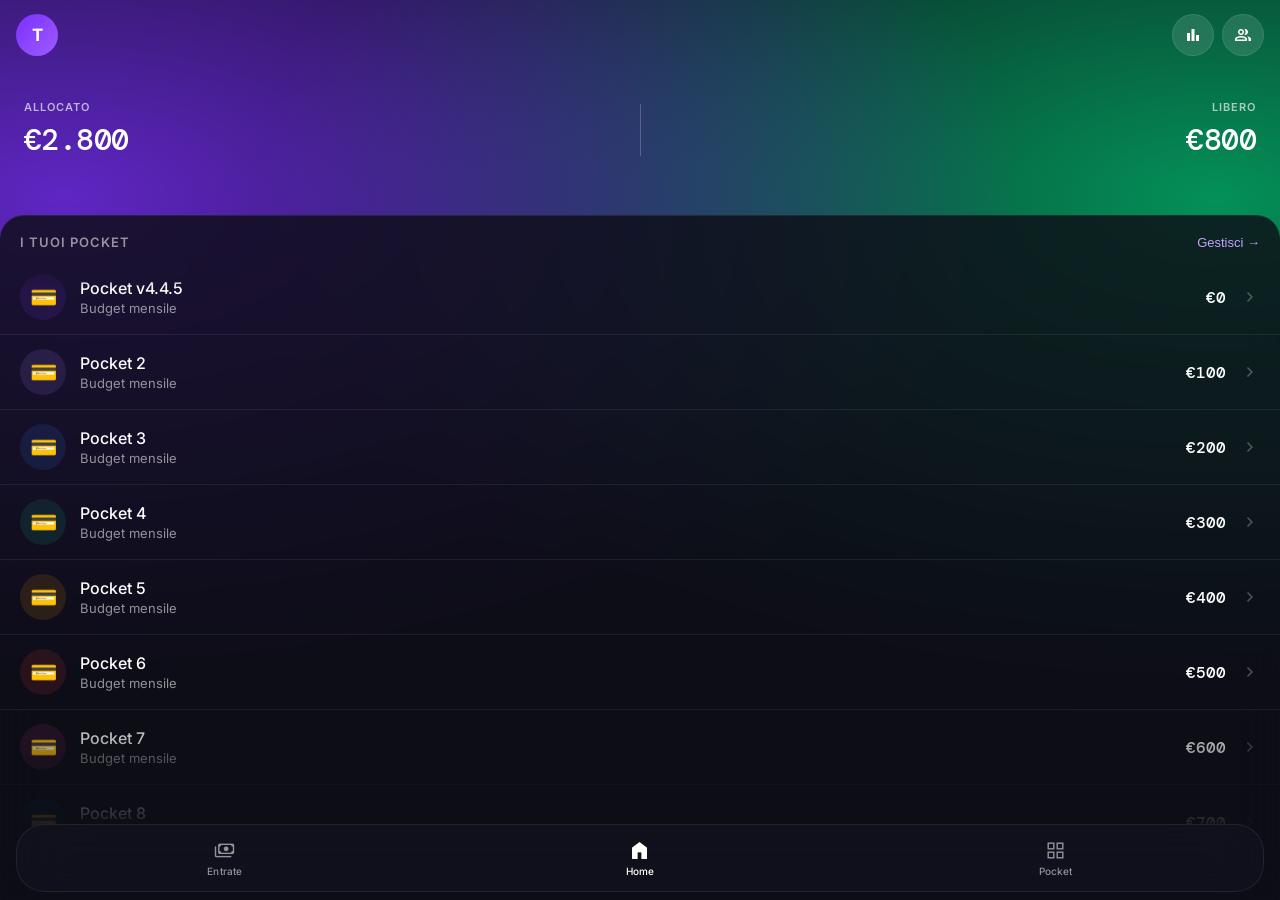
<file: index.html>
<!DOCTYPE html>
<html lang="it">
<head>
  <meta charset="UTF-8" />
  <meta name="viewport" content="width=device-width, initial-scale=1.0, maximum-scale=1.0, user-scalable=no, viewport-fit=cover" />
  <meta name="apple-mobile-web-app-capable" content="yes" />
  <meta name="apple-mobile-web-app-status-bar-style" content="black-translucent" />
  <meta name="apple-mobile-web-app-title" content="Finance" />
  <meta name="theme-color" content="#0B0B15" />
  <link rel="manifest" href="manifest.json" />
  <link rel="apple-touch-icon" href="icon-192.png" />
  <title>Finance</title>
  <link rel="preconnect" href="https://fonts.googleapis.com" />
  <link rel="preconnect" href="https://fonts.gstatic.com" crossorigin />
  <link href="https://fonts.googleapis.com/css2?family=Inter:wght@400;500;600;700;800&family=DM+Mono:wght@400;500&display=swap" rel="stylesheet" />
  <link href="https://fonts.googleapis.com/css2?family=Material+Symbols+Outlined:opsz,wght,FILL,GRAD@20..48,100..700,0..1,-50..200&display=swap" rel="stylesheet" />
  <link rel="stylesheet" href="assets/style.css" />
</head>
<body data-page="home">

<!-- Gradient background -->
<div class="home-bg" aria-hidden="true"></div>

<!-- HEADER -->
<header class="app-header">
  <div class="header-avatar" id="headerAvatar" onclick="goTo('profile')">B</div>
  <div style="flex:1"></div>
  <div class="header-actions">
    <button class="header-icon-btn" onclick="goTo('dashboard')" aria-label="Dashboard">
      <span class="material-symbols-outlined">bar_chart</span>
    </button>
    <button class="header-icon-btn" onclick="goTo('partner')" aria-label="Partner">
      <span class="material-symbols-outlined">group</span>
    </button>
  </div>
</header>

<!-- MAIN -->
<main class="main-content">

  <!-- Amounts hero -->
  <section class="home-hero">
    <div class="home-amounts-row">
      <div class="home-amount-block">
        <span class="home-amount-label">Allocato</span>
        <span class="home-amount-value" id="summaryAllocato">€0</span>
      </div>
      <div class="home-amount-sep"></div>
      <div class="home-amount-block home-amount-block--right">
        <span class="home-amount-label">Libero</span>
        <span class="home-amount-value" id="summaryLibero">€0</span>
      </div>
    </div>
    <!-- hidden JS compat elements -->
    <div id="summaryBarFill" style="display:none"></div>
    <span id="summaryBarLabel" style="display:none"></span>
  </section>

  <!-- Pocket list sheet -->
  <div class="home-list-sheet">
    <div class="home-list-header">
      <span class="home-list-title">I tuoi pocket</span>
      <button class="home-list-action" onclick="goTo('pockets')">Gestisci →</button>
    </div>
    <div class="home-list-scroll">
      <div id="homePocketsList"></div>
    </div>
  </div>

</main>

<!-- BOTTOM NAV -->
<nav class="bottom-nav">
  <button class="nav-item" onclick="goTo('entrate')">
    <span class="material-symbols-outlined nav-icon">payments</span>
    <span class="nav-label">Entrate</span>
  </button>
  <button class="nav-item active" onclick="goTo('home')">
    <span class="material-symbols-outlined nav-icon">home</span>
    <span class="nav-label">Home</span>
  </button>
  <button class="nav-item" onclick="goTo('pockets')">
    <span class="material-symbols-outlined nav-icon">grid_view</span>
    <span class="nav-label">Pocket</span>
  </button>
</nav>

<!-- POCKET MODAL -->
<div class="modal-overlay" id="pocketModal">
  <div class="modal-sheet">
    <div class="modal-handle"></div>
    <div class="modal-header">
      <span class="modal-title" id="pocketModalTitle">Nuovo pocket</span>
      <button class="modal-close-x" onclick="closePocketModal()">
        <span class="material-symbols-outlined">close</span>
      </button>
    </div>
    <div class="pocket-preview">
      <div class="pocket-preview-icon" id="pocketPreviewIcon">💳</div>
      <div>
        <p class="pocket-preview-name" id="pocketPreviewName">Pocket</p>
        <p class="pocket-preview-amount" id="pocketPreviewAmount">€0 / mese</p>
      </div>
    </div>
    <div class="form-group">
      <label class="form-label">Emoji</label>
      <input type="text" class="form-input emoji-input" id="pocketEmoji" placeholder="💳" maxlength="2" oninput="updatePocketPreview()" />
    </div>
    <div class="form-group">
      <label class="form-label">Nome</label>
      <input type="text" class="form-input" id="pocketName" placeholder="es. Affitto" oninput="updatePocketPreview()" />
    </div>
    <div class="form-group">
      <label class="form-label">Importo mensile (€)</label>
      <input type="number" class="form-input" id="pocketAmount" placeholder="400" min="0" step="1" inputmode="numeric" oninput="updatePocketPreview()" />
    </div>
    <div class="form-group">
      <label class="form-label">Descrizione <span class="form-label-hint">(opzionale, max 25 car.)</span></label>
      <input type="text" class="form-input" id="pocketDescription" placeholder="es. Budget mensile" maxlength="25" />
    </div>
    <div class="form-group">
      <label class="form-label">Colore</label>
      <div class="color-swatches" id="pocketColorSwatches"></div>
    </div>
    <button class="submit-btn" onclick="savePocket()">Salva pocket</button>
    <button class="delete-btn" id="pocketDeleteBtn" onclick="deletePocketFromModal()" style="display:none">Elimina pocket</button>
  </div>
</div>

<script src="assets/app.js"></script>
<script>
  if ('serviceWorker' in navigator) {
    navigator.serviceWorker.register('sw.js').catch(() => {});
  }
  // screen.height = altezza fisica schermo CSS px, sempre corretta, no async
  document.documentElement.style.setProperty('--screen-height', window.screen.height + 'px');

  // --app-height per il body (ancora utile per il layout generale)
  function setAppHeight() {
    const h = window.visualViewport ? window.visualViewport.height : window.innerHeight;
    document.documentElement.style.setProperty('--app-height', h + 'px');
  }
  setAppHeight();
  if (window.visualViewport) {
    window.visualViewport.addEventListener('resize', () => {
      setAppHeight();
      setTimeout(setAppHeight, 300);
    });
  } else {
    window.addEventListener('resize', setAppHeight);
  }


</script>
</body>
</html>
</file>
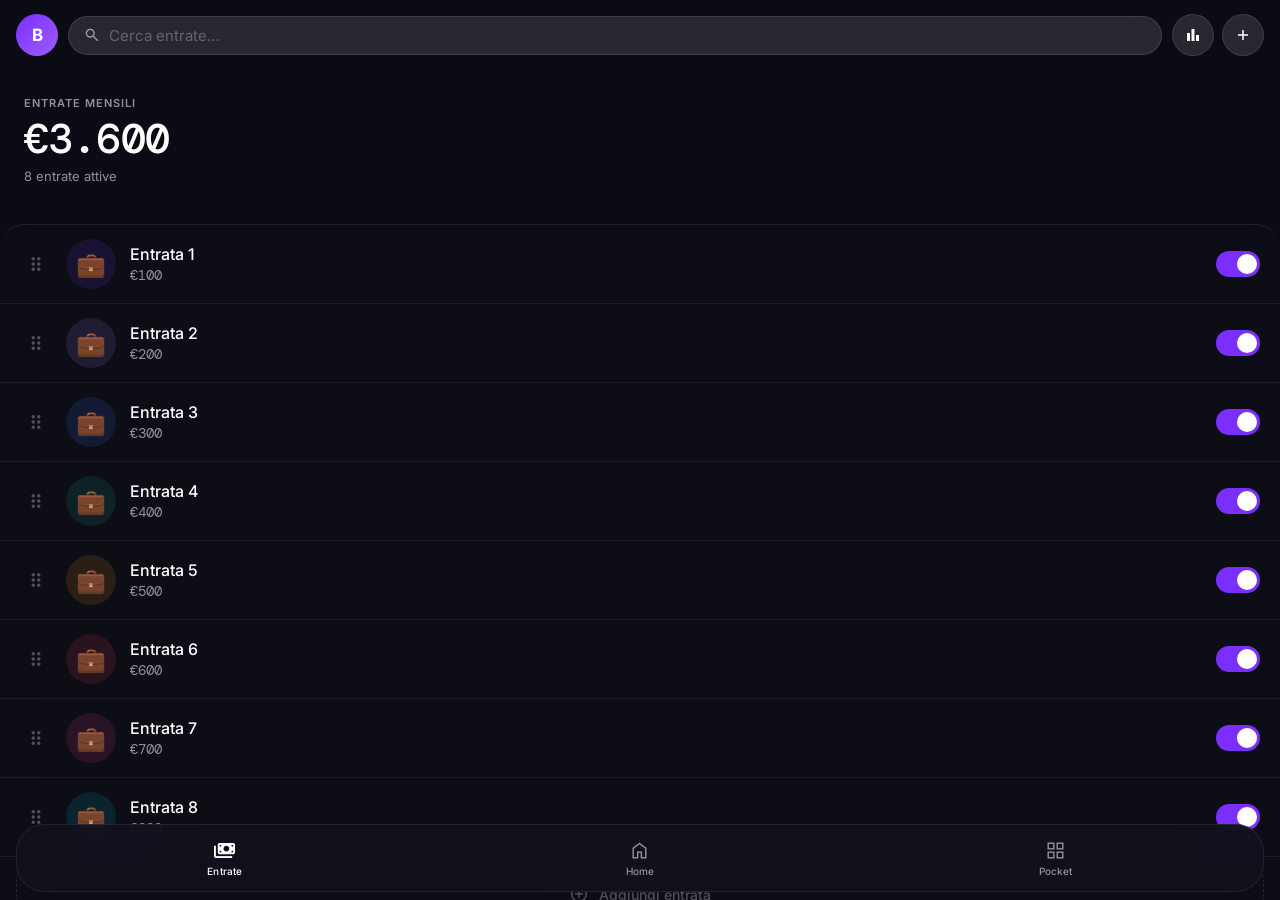
<file: entrate.html>
<!DOCTYPE html>
<html lang="it">
<head>
  <meta charset="UTF-8" />
  <meta name="viewport" content="width=device-width, initial-scale=1.0, maximum-scale=1.0, user-scalable=no, viewport-fit=cover" />
  <meta name="apple-mobile-web-app-capable" content="yes" />
  <meta name="apple-mobile-web-app-status-bar-style" content="black-translucent" />
  <meta name="apple-mobile-web-app-title" content="Finance" />
  <meta name="theme-color" content="#0B0B15" />
  <link rel="manifest" href="manifest.json" />
  <link rel="apple-touch-icon" href="icon-192.png" />
  <title>Finance — Entrate</title>
  <link rel="preconnect" href="https://fonts.googleapis.com" />
  <link rel="preconnect" href="https://fonts.gstatic.com" crossorigin />
  <link href="https://fonts.googleapis.com/css2?family=Inter:wght@400;500;600;700;800&family=DM+Mono:wght@400;500&display=swap" rel="stylesheet" />
  <link href="https://fonts.googleapis.com/css2?family=Material+Symbols+Outlined:opsz,wght,FILL,GRAD@20..48,100..700,0..1,-50..200&display=swap" rel="stylesheet" />
  <link rel="stylesheet" href="assets/style.css" />
</head>
<body data-page="entrate">

<!-- HEADER -->
<header class="app-header">
  <div class="header-avatar" onclick="goTo('profile')">B</div>
  <div class="header-search">
    <span class="material-symbols-outlined">search</span>
    <input type="text" placeholder="Cerca entrate…" readonly />
  </div>
  <div class="header-actions">
    <button class="header-icon-btn" onclick="goTo('dashboard')" aria-label="Dashboard">
      <span class="material-symbols-outlined">bar_chart</span>
    </button>
    <button class="header-icon-btn" onclick="openEntrataModal(null)" aria-label="Aggiungi entrata">
      <span class="material-symbols-outlined">add</span>
    </button>
  </div>
</header>

<!-- MAIN -->
<main class="main-content">

  <!-- Hero totale entrate -->
  <section class="page-hero">
    <div class="page-hero-label">Entrate mensili</div>
    <div class="page-hero-value">€<span id="entrateTotalNum">0</span></div>
    <div class="page-hero-sub" id="entrateCount"></div>
  </section>

  <!-- Lista entrate -->
  <div class="page-list-sheet">
    <div id="entrateList"></div>
  </div>

</main>

<!-- BOTTOM NAV -->
<nav class="bottom-nav">
  <button class="nav-item active" onclick="goTo('entrate')">
    <span class="material-symbols-outlined nav-icon">payments</span>
    <span class="nav-label">Entrate</span>
  </button>
  <button class="nav-item" onclick="goTo('home')">
    <span class="material-symbols-outlined nav-icon">home</span>
    <span class="nav-label">Home</span>
  </button>
  <button class="nav-item" onclick="goTo('pockets')">
    <span class="material-symbols-outlined nav-icon">grid_view</span>
    <span class="nav-label">Pocket</span>
  </button>
</nav>

<!-- ENTRATA MODAL -->
<div class="modal-overlay" id="entrataModal">
  <div class="modal-sheet">
    <div class="modal-handle"></div>
    <div class="modal-header">
      <span class="modal-title" id="entrataModalTitle">Nuova entrata</span>
      <button class="modal-close-x" onclick="closeEntrataModal()">
        <span class="material-symbols-outlined">close</span>
      </button>
    </div>
    <div class="pocket-preview">
      <div class="pocket-preview-icon" id="entrataPreviewIcon">💼</div>
      <div>
        <p class="pocket-preview-name" id="entrataPreviewName">Entrata</p>
        <p class="pocket-preview-amount" id="entrataPreviewAmount">€0 / mese</p>
      </div>
    </div>
    <div class="form-group">
      <label class="form-label">Emoji</label>
      <input type="text" class="form-input emoji-input" id="entrataEmoji" placeholder="💼" maxlength="2" oninput="updateEntrataPreview()" />
    </div>
    <div class="form-group">
      <label class="form-label">Causale</label>
      <input type="text" class="form-input" id="entrataName" placeholder="es. Stipendio" oninput="updateEntrataPreview()" />
    </div>
    <div class="form-group">
      <label class="form-label">Importo mensile (€)</label>
      <input type="number" class="form-input" id="entrataAmount" placeholder="2000" min="0" step="1" inputmode="numeric" oninput="updateEntrataPreview()" />
    </div>
    <div class="form-group">
      <label class="form-label">Colore</label>
      <div class="color-swatches" id="entrataColorSwatches"></div>
    </div>
    <button class="submit-btn" onclick="saveEntrata()">Salva entrata</button>
    <button class="delete-btn" id="entrataDeleteBtn" onclick="deleteEntrataFromModal()" style="display:none">Elimina entrata</button>
  </div>
</div>

<script src="assets/app.js"></script>
<script>
  function setAppHeight() {
    const h = window.visualViewport ? window.visualViewport.height : window.innerHeight;
    document.documentElement.style.setProperty('--app-height', h + 'px');
  }
  setAppHeight();
  if (window.visualViewport) {
    window.visualViewport.addEventListener('resize', () => {
      setAppHeight();
      setTimeout(setAppHeight, 300);
    });
  } else {
    window.addEventListener('resize', setAppHeight);
  }
</script>
</body>
</html>
</file>
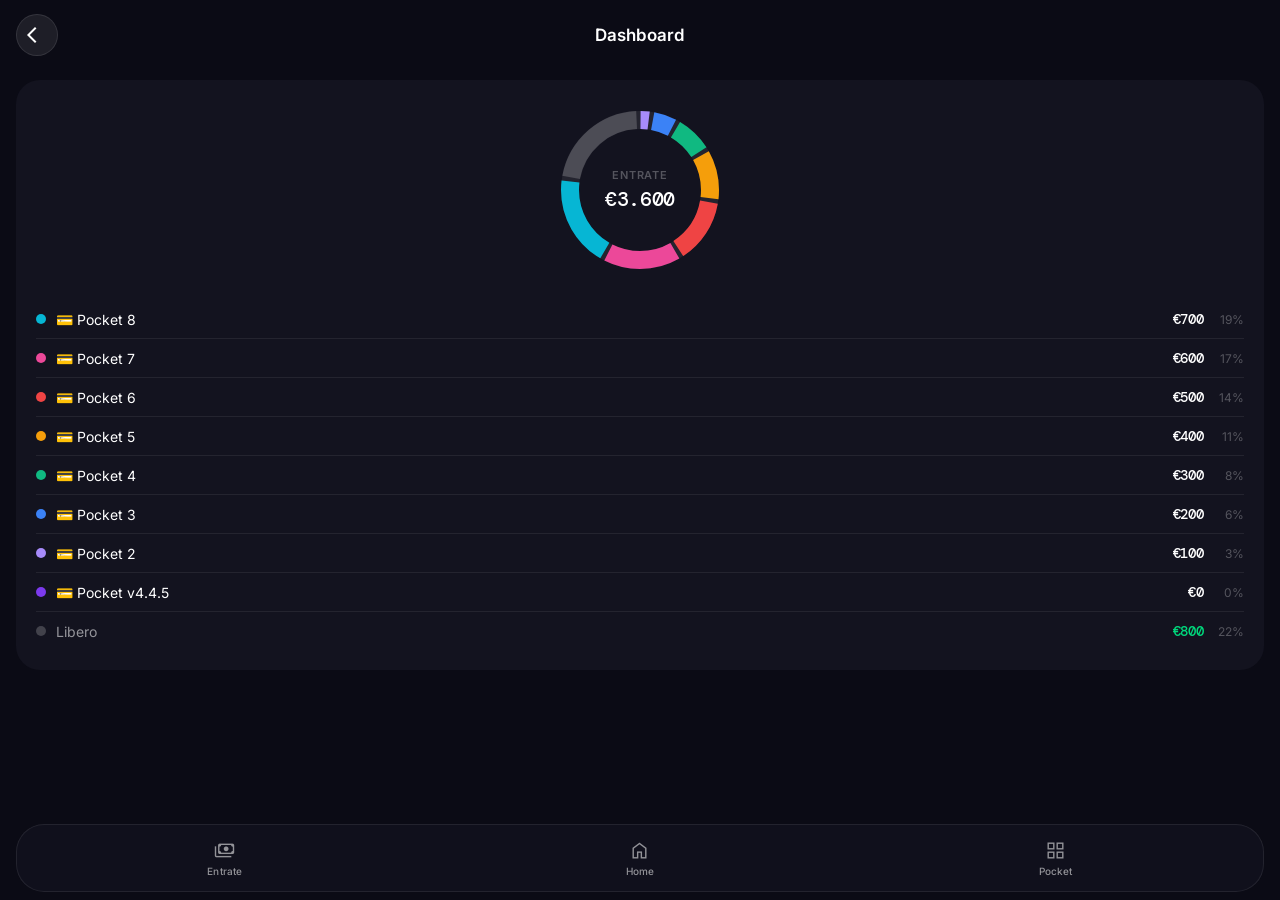
<file: pages/dashboard.html>
<!DOCTYPE html>
<html lang="it">
<head>
  <meta charset="UTF-8" />
  <meta name="viewport" content="width=device-width, initial-scale=1.0, maximum-scale=1.0, user-scalable=no, viewport-fit=cover" />
  <meta name="apple-mobile-web-app-capable" content="yes" />
  <meta name="apple-mobile-web-app-status-bar-style" content="black-translucent" />
  <meta name="apple-mobile-web-app-title" content="Finance" />
  <meta name="theme-color" content="#0B0B15" />
  <link rel="manifest" href="../manifest.json" />
  <link rel="apple-touch-icon" href="../icon-192.png" />
  <title>Finance — Dashboard</title>
  <link rel="preconnect" href="https://fonts.googleapis.com" />
  <link rel="preconnect" href="https://fonts.gstatic.com" crossorigin />
  <link href="https://fonts.googleapis.com/css2?family=Inter:wght@400;500;600;700;800&family=DM+Mono:wght@400;500&display=swap" rel="stylesheet" />
  <link href="https://fonts.googleapis.com/css2?family=Material+Symbols+Outlined:opsz,wght,FILL,GRAD@20..48,100..700,0..1,-50..200&display=swap" rel="stylesheet" />
  <link rel="stylesheet" href="../assets/style.css" />
</head>
<body data-page="dashboard">

<script>
  document.documentElement.style.setProperty('--screen-height', window.screen.height + 'px');
  function setAppHeight() {
    const h = window.visualViewport ? window.visualViewport.height : window.innerHeight;
    document.documentElement.style.setProperty('--app-height', h + 'px');
  }
  if (window.visualViewport) {
    window.visualViewport.addEventListener('resize', () => {
      setAppHeight();
      setTimeout(setAppHeight, 300);
    });
  } else {
    window.addEventListener('resize', setAppHeight);
  }
</script>

<!-- HEADER -->
<header class="page-top-bar">
  <button class="page-back-btn" onclick="goTo('home')">
    <span class="material-symbols-outlined">arrow_back_ios</span>
  </button>
  <span class="page-top-title">Dashboard</span>
  <div style="width:42px"></div>
</header>

<!-- MAIN -->
<main class="main-content">

  <div class="dash-scroll">

    <!-- Grafico ad anello + legenda -->
    <div class="dash-block dash-donut-block">
      <div class="dash-donut-wrap">
        <svg id="dashDonut" viewBox="0 0 180 180" xmlns="http://www.w3.org/2000/svg">
          <circle cx="90" cy="90" r="70" fill="none" stroke="rgba(255,255,255,0.07)" stroke-width="18"/>
        </svg>
        <div class="dash-donut-center">
          <div class="dash-donut-center-label">Entrate</div>
          <div class="dash-donut-center-value" id="dashDonutCenter">€0</div>
        </div>
      </div>
      <div id="dashLegend" class="dash-legend"></div>
    </div>

  </div>

</main>

<!-- BOTTOM NAV -->
<nav class="bottom-nav">
  <button class="nav-item" onclick="goTo('entrate')">
    <span class="material-symbols-outlined nav-icon">payments</span>
    <span class="nav-label">Entrate</span>
  </button>
  <button class="nav-item" onclick="goTo('home')">
    <span class="material-symbols-outlined nav-icon">home</span>
    <span class="nav-label">Home</span>
  </button>
  <button class="nav-item" onclick="goTo('pockets')">
    <span class="material-symbols-outlined nav-icon">grid_view</span>
    <span class="nav-label">Pocket</span>
  </button>
</nav>

<script src="../assets/app.js"></script>
</body>
</html>
</file>
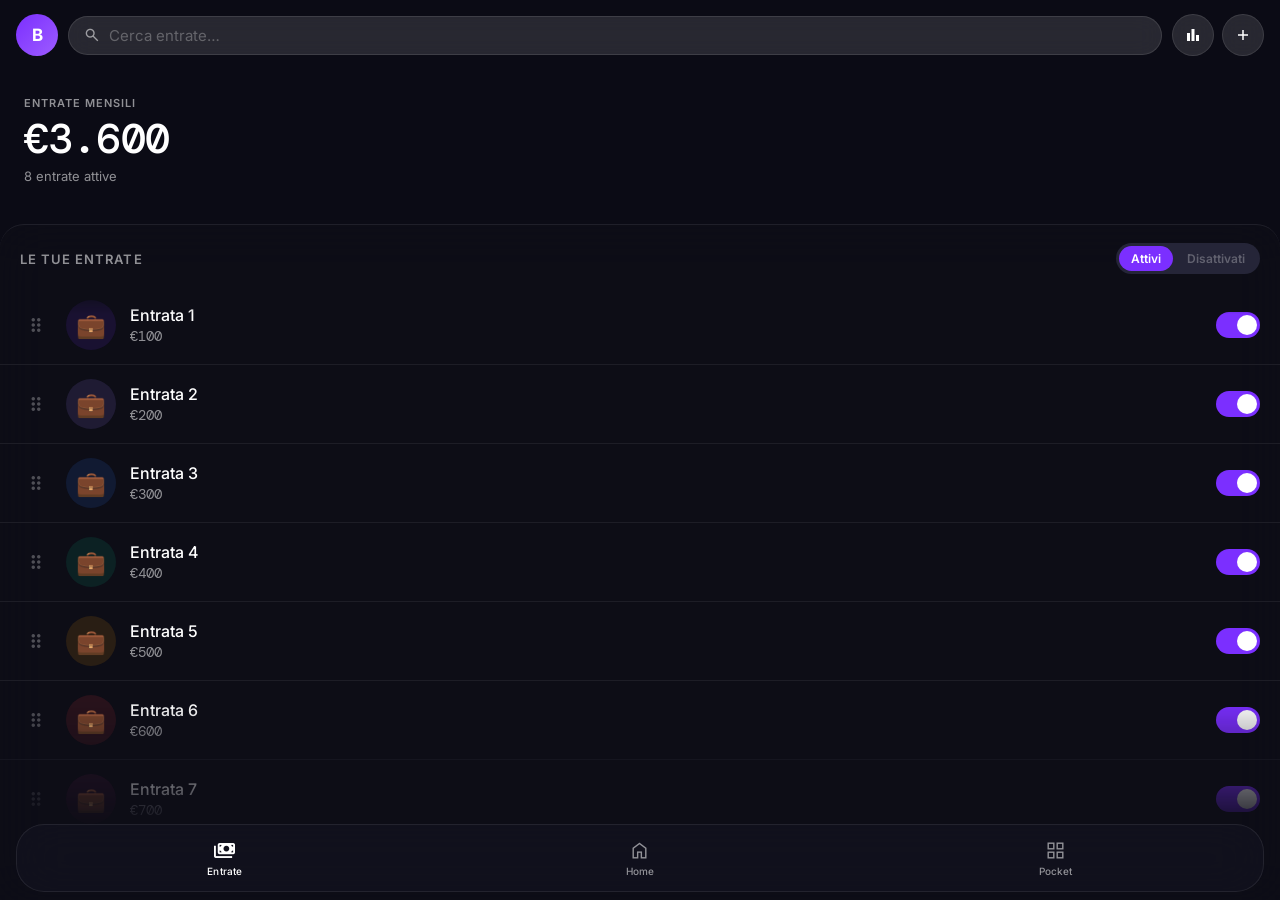
<file: pages/entrate.html>
<!DOCTYPE html>
<html lang="it">
<head>
  <meta charset="UTF-8" />
  <meta name="viewport" content="width=device-width, initial-scale=1.0, maximum-scale=1.0, user-scalable=no, viewport-fit=cover" />
  <meta name="apple-mobile-web-app-capable" content="yes" />
  <meta name="apple-mobile-web-app-status-bar-style" content="black-translucent" />
  <meta name="apple-mobile-web-app-title" content="Finance" />
  <meta name="theme-color" content="#0B0B15" />
  <link rel="manifest" href="../manifest.json" />
  <link rel="apple-touch-icon" href="../icon-192.png" />
  <title>Finance — Entrate</title>
  <link rel="preconnect" href="https://fonts.googleapis.com" />
  <link rel="preconnect" href="https://fonts.gstatic.com" crossorigin />
  <link href="https://fonts.googleapis.com/css2?family=Inter:wght@400;500;600;700;800&family=DM+Mono:wght@400;500&display=swap" rel="stylesheet" />
  <link href="https://fonts.googleapis.com/css2?family=Material+Symbols+Outlined:opsz,wght,FILL,GRAD@20..48,100..700,0..1,-50..200&display=swap" rel="stylesheet" />
  <link rel="stylesheet" href="../assets/style.css" />
</head>
<body data-page="entrate">

<!-- HEADER -->
<header class="app-header">
  <div class="header-avatar" onclick="goTo('profile')">B</div>
  <div class="header-search">
    <span class="material-symbols-outlined">search</span>
    <input type="text" id="entrateSearch" placeholder="Cerca entrate…" oninput="renderEntrate()" autocomplete="off" />
  </div>
  <div class="header-actions">
    <button class="header-icon-btn" onclick="goTo('dashboard')" aria-label="Dashboard">
      <span class="material-symbols-outlined">bar_chart</span>
    </button>
    <button class="header-icon-btn" onclick="openEntrataModal(null)" aria-label="Aggiungi entrata">
      <span class="material-symbols-outlined">add</span>
    </button>
  </div>
</header>

<!-- MAIN -->
<main class="main-content">

  <!-- Hero totale entrate -->
  <section class="page-hero">
    <div class="page-hero-label">Entrate mensili</div>
    <div class="page-hero-value">€<span id="entrateTotalNum">0</span></div>
    <div class="page-hero-sub" id="entrateCount"></div>
  </section>

  <!-- Lista entrate -->
  <div class="page-list-sheet">
    <div class="list-sheet-header">
      <span class="list-sheet-title">Le tue entrate</span>
      <div class="filter-toggle">
        <button class="filter-toggle-btn active" id="filterEntrateAttivi" onclick="setEntrateFilter('attivi')">Attivi</button>
        <button class="filter-toggle-btn" id="filterEntrateDisattivati" onclick="setEntrateFilter('disattivati')">Disattivati</button>
      </div>
    </div>
    <div class="page-list-scroll">
      <div id="entrateList"></div>
    </div>
  </div>

</main>

<!-- BOTTOM NAV -->
<nav class="bottom-nav">
  <button class="nav-item active" onclick="goTo('entrate')">
    <span class="material-symbols-outlined nav-icon">payments</span>
    <span class="nav-label">Entrate</span>
  </button>
  <button class="nav-item" onclick="goTo('home')">
    <span class="material-symbols-outlined nav-icon">home</span>
    <span class="nav-label">Home</span>
  </button>
  <button class="nav-item" onclick="goTo('pockets')">
    <span class="material-symbols-outlined nav-icon">grid_view</span>
    <span class="nav-label">Pocket</span>
  </button>
</nav>

<!-- ENTRATA MODAL -->
<div class="modal-overlay" id="entrataModal">
  <div class="modal-sheet">
    <div class="modal-handle"></div>
    <div class="modal-header">
      <span class="modal-title" id="entrataModalTitle">Nuova entrata</span>
      <button class="modal-close-x" onclick="closeEntrataModal()">
        <span class="material-symbols-outlined">close</span>
      </button>
    </div>
    <div class="pocket-preview">
      <div class="pocket-preview-icon" id="entrataPreviewIcon">💼</div>
      <div>
        <p class="pocket-preview-name" id="entrataPreviewName">Entrata</p>
        <p class="pocket-preview-amount" id="entrataPreviewAmount">€0 / mese</p>
      </div>
    </div>
    <div class="form-group">
      <label class="form-label">Emoji</label>
      <input type="text" class="form-input emoji-input" id="entrataEmoji" placeholder="💼" maxlength="2" oninput="updateEntrataPreview()" />
    </div>
    <div class="form-group">
      <label class="form-label">Causale</label>
      <input type="text" class="form-input" id="entrataName" placeholder="es. Stipendio" oninput="updateEntrataPreview()" />
    </div>
    <div class="form-group">
      <label class="form-label">Importo mensile (€)</label>
      <input type="number" class="form-input" id="entrataAmount" placeholder="2000" min="0" step="1" inputmode="numeric" oninput="updateEntrataPreview()" />
    </div>
    <div class="form-group">
      <label class="form-label">Descrizione <span class="form-label-hint">(opzionale, max 25 car.)</span></label>
      <input type="text" class="form-input" id="entrataDescription" placeholder="es. Entrata mensile" maxlength="25" />
    </div>
    <div class="form-group">
      <label class="form-label">Colore</label>
      <div class="color-swatches" id="entrataColorSwatches"></div>
    </div>
    <button class="submit-btn" onclick="saveEntrata()">Salva entrata</button>
    <button class="delete-btn" id="entrataDeleteBtn" onclick="deleteEntrataFromModal()" style="display:none">Elimina entrata</button>
  </div>
</div>

<script src="../assets/app.js"></script>
<script>
  // screen.height = altezza fisica schermo CSS px, sempre corretta (fix BUG-01)
  document.documentElement.style.setProperty('--screen-height', window.screen.height + 'px');

  // Fix tastiera iOS: aggiorna --app-height dopo chiusura tastiera
  function setAppHeight() {
    const h = window.visualViewport ? window.visualViewport.height : window.innerHeight;
    document.documentElement.style.setProperty('--app-height', h + 'px');
  }
  if (window.visualViewport) {
    window.visualViewport.addEventListener('resize', () => {
      setAppHeight();
      setTimeout(setAppHeight, 300);
    });
  } else {
    window.addEventListener('resize', setAppHeight);
  }
</script>
</body>
</html>
</file>
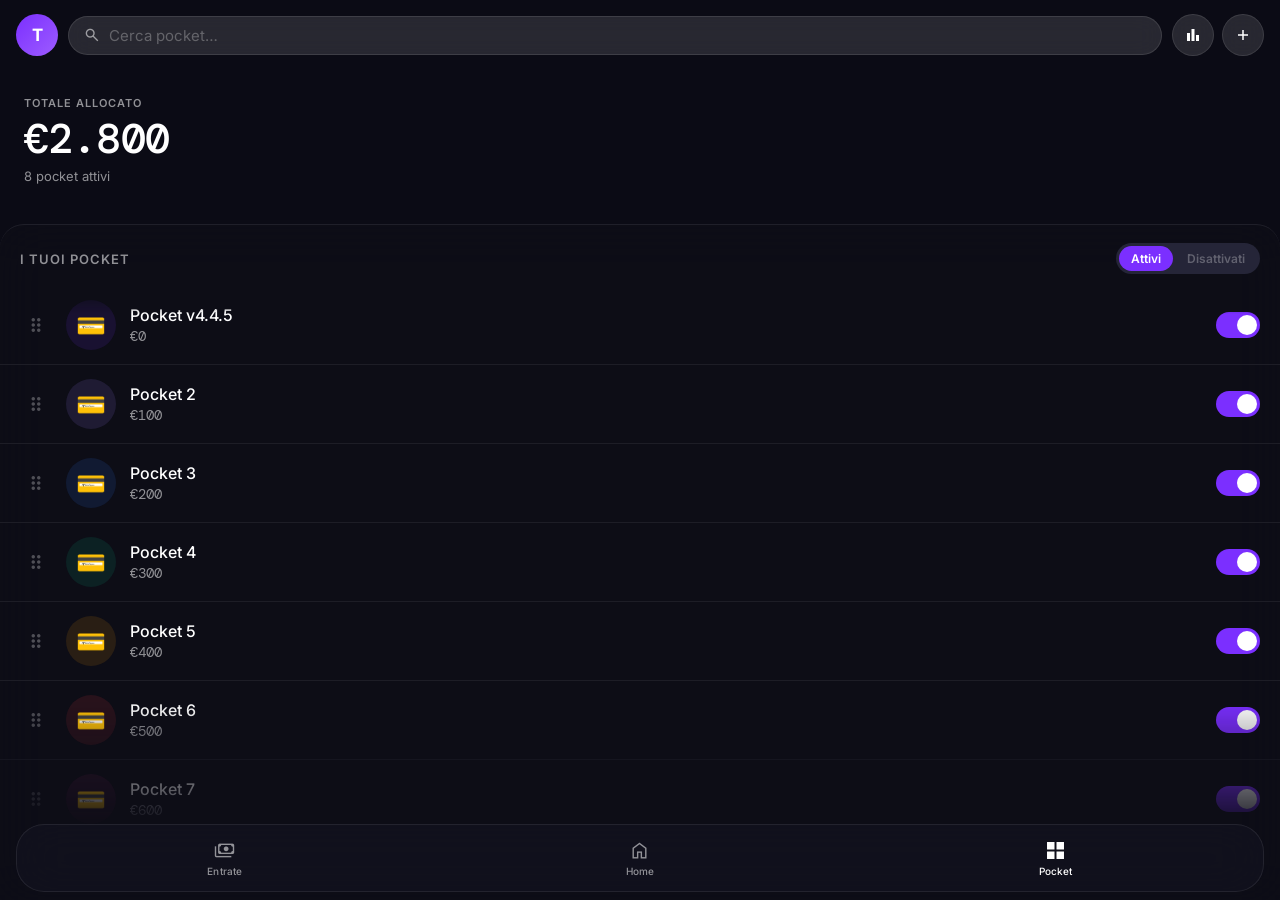
<file: pages/pockets.html>
<!DOCTYPE html>
<html lang="it">
<head>
  <meta charset="UTF-8" />
  <meta name="viewport" content="width=device-width, initial-scale=1.0, maximum-scale=1.0, user-scalable=no, viewport-fit=cover" />
  <meta name="apple-mobile-web-app-capable" content="yes" />
  <meta name="apple-mobile-web-app-status-bar-style" content="black-translucent" />
  <meta name="apple-mobile-web-app-title" content="Finance" />
  <meta name="theme-color" content="#0B0B15" />
  <link rel="manifest" href="../manifest.json" />
  <link rel="apple-touch-icon" href="../icon-192.png" />
  <title>Finance — Pocket</title>
  <link rel="preconnect" href="https://fonts.googleapis.com" />
  <link rel="preconnect" href="https://fonts.gstatic.com" crossorigin />
  <link href="https://fonts.googleapis.com/css2?family=Inter:wght@400;500;600;700;800&family=DM+Mono:wght@400;500&display=swap" rel="stylesheet" />
  <link href="https://fonts.googleapis.com/css2?family=Material+Symbols+Outlined:opsz,wght,FILL,GRAD@20..48,100..700,0..1,-50..200&display=swap" rel="stylesheet" />
  <link rel="stylesheet" href="../assets/style.css" />
</head>
<body data-page="pockets">

<!-- HEADER -->
<header class="app-header">
  <div class="header-avatar" id="headerAvatar" onclick="goTo('profile')">B</div>
  <div class="header-search">
    <span class="material-symbols-outlined">search</span>
    <input type="text" id="pocketsSearch" placeholder="Cerca pocket…"
           oninput="renderPockets()" autocomplete="off" />
  </div>
  <div class="header-actions">
    <button class="header-icon-btn" onclick="goTo('dashboard')" aria-label="Dashboard">
      <span class="material-symbols-outlined">bar_chart</span>
    </button>
    <button class="header-icon-btn" onclick="openPocketModal(null)" aria-label="Aggiungi">
      <span class="material-symbols-outlined">add</span>
    </button>
  </div>
</header>

<!-- MAIN -->
<main class="main-content">

  <!-- Hero totale allocato -->
  <section class="page-hero">
    <div class="page-hero-label">Totale allocato</div>
    <div class="page-hero-value" id="pocketsTotalValue">€0</div>
    <div class="page-hero-sub" id="pocketsCount"></div>
  </section>

  <!-- Lista pocket -->
  <div class="page-list-sheet">
    <div class="list-sheet-header">
      <span class="list-sheet-title">I tuoi pocket</span>
      <div class="filter-toggle" id="pocketsFilterToggle">
        <button class="filter-toggle-btn active" id="filterBtnAttivi" onclick="setPocketsFilter('attivi')">Attivi</button>
        <button class="filter-toggle-btn" id="filterBtnDisattivati" onclick="setPocketsFilter('disattivati')">Disattivati</button>
      </div>
    </div>
    <div class="page-list-scroll">
      <div id="pocketsList"></div>
    </div>
  </div>

</main>

<!-- BOTTOM NAV -->
<nav class="bottom-nav">
  <button class="nav-item" onclick="goTo('entrate')">
    <span class="material-symbols-outlined nav-icon">payments</span>
    <span class="nav-label">Entrate</span>
  </button>
  <button class="nav-item" onclick="goTo('home')">
    <span class="material-symbols-outlined nav-icon">home</span>
    <span class="nav-label">Home</span>
  </button>
  <button class="nav-item active" onclick="goTo('pockets')">
    <span class="material-symbols-outlined nav-icon">grid_view</span>
    <span class="nav-label">Pocket</span>
  </button>
</nav>

<!-- POCKET MODAL -->
<div class="modal-overlay" id="pocketModal">
  <div class="modal-sheet">
    <div class="modal-handle"></div>
    <div class="modal-header">
      <span class="modal-title" id="pocketModalTitle">Nuovo pocket</span>
      <button class="modal-close-x" onclick="closePocketModal()">
        <span class="material-symbols-outlined">close</span>
      </button>
    </div>
    <div class="pocket-preview">
      <div class="pocket-preview-icon" id="pocketPreviewIcon">💳</div>
      <div>
        <div class="pocket-preview-name" id="pocketPreviewName">Pocket</div>
        <div class="pocket-preview-amount" id="pocketPreviewAmount">€0 / mese</div>
      </div>
    </div>
    <div class="form-group">
      <label class="form-label">Emoji</label>
      <input type="text" class="form-input emoji-input" id="pocketEmoji" placeholder="💳" maxlength="2" oninput="updatePocketPreview()" />
    </div>
    <div class="form-group">
      <label class="form-label">Nome</label>
      <input type="text" class="form-input" id="pocketName" placeholder="es. Affitto" oninput="updatePocketPreview()" />
    </div>
    <div class="form-group">
      <label class="form-label">Importo mensile (€)</label>
      <input type="number" class="form-input" id="pocketAmount" placeholder="400" min="0" step="1" inputmode="numeric" oninput="updatePocketPreview()" />
    </div>
    <div class="form-group">
      <label class="form-label">Descrizione <span class="form-label-hint">(opzionale, max 25 car.)</span></label>
      <input type="text" class="form-input" id="pocketDescription" placeholder="es. Budget mensile" maxlength="25" />
    </div>
    <div class="form-group">
      <label class="form-label">Colore</label>
      <div class="color-swatches" id="pocketColorSwatches"></div>
    </div>
    <button class="submit-btn" onclick="savePocket()">Salva pocket</button>
    <button class="delete-btn" id="pocketDeleteBtn" onclick="deletePocketFromModal()" style="display:none">Elimina pocket</button>
  </div>
</div>

<script src="../assets/app.js"></script>
<script>
  document.documentElement.style.setProperty('--screen-height', window.screen.height + 'px');
  function setAppHeight() {
    const h = window.visualViewport ? window.visualViewport.height : window.innerHeight;
    document.documentElement.style.setProperty('--app-height', h + 'px');
  }
  if (window.visualViewport) {
    window.visualViewport.addEventListener('resize', () => {
      setAppHeight();
      setTimeout(setAppHeight, 300);
    });
  } else {
    window.addEventListener('resize', setAppHeight);
  }
</script>
</body>
</html>
</file>
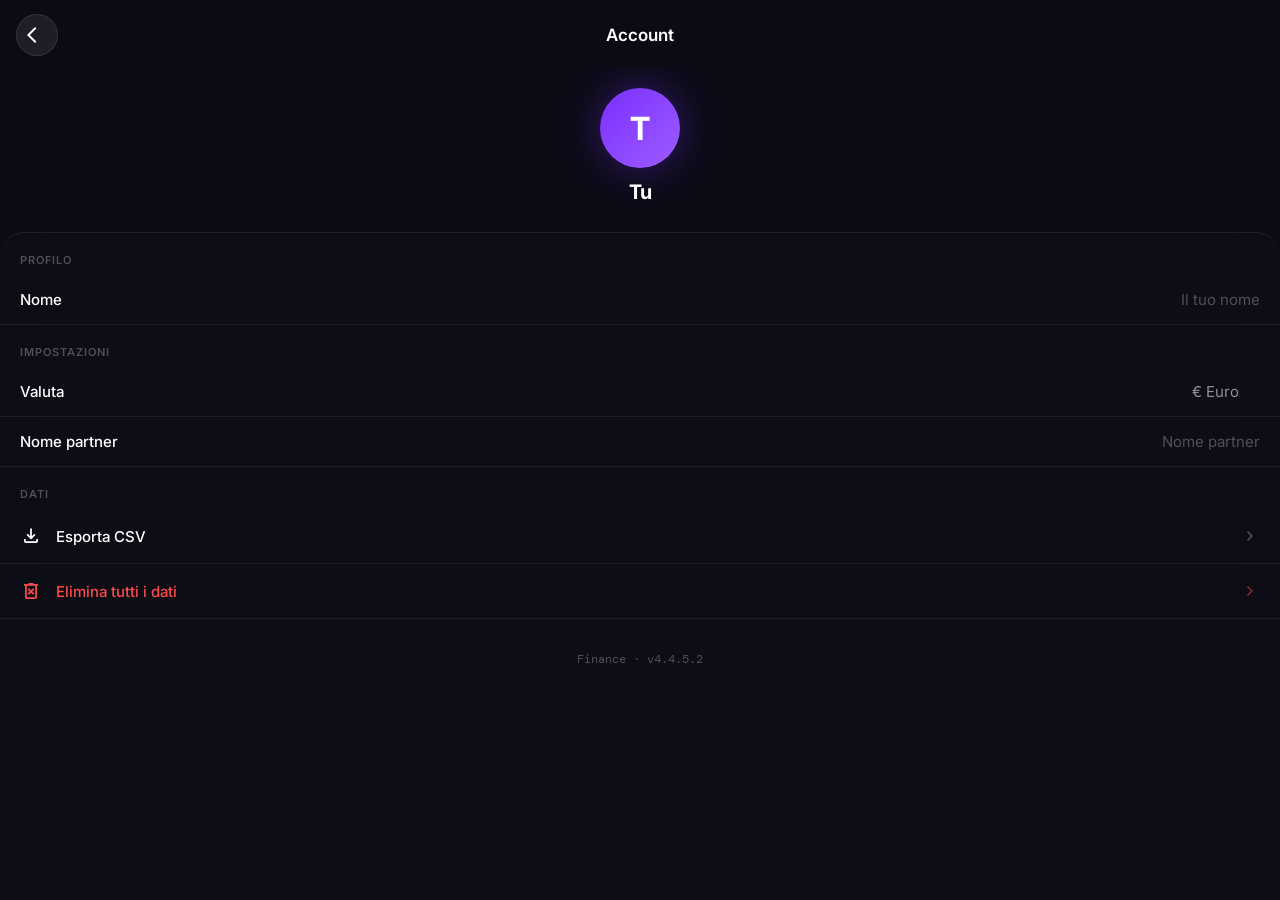
<file: pages/profile.html>
<!DOCTYPE html>
<html lang="it">
<head>
  <meta charset="UTF-8" />
  <meta name="viewport" content="width=device-width, initial-scale=1.0, maximum-scale=1.0, user-scalable=no, viewport-fit=cover" />
  <meta name="apple-mobile-web-app-capable" content="yes" />
  <meta name="apple-mobile-web-app-status-bar-style" content="black-translucent" />
  <meta name="apple-mobile-web-app-title" content="Finance" />
  <meta name="theme-color" content="#0B0B15" />
  <link rel="manifest" href="../manifest.json" />
  <link rel="apple-touch-icon" href="../icon-192.png" />
  <title>Finance — Account</title>
  <link rel="preconnect" href="https://fonts.googleapis.com" />
  <link rel="preconnect" href="https://fonts.gstatic.com" crossorigin />
  <link href="https://fonts.googleapis.com/css2?family=Inter:wght@400;500;600;700;800&family=DM+Mono:wght@400;500&display=swap" rel="stylesheet" />
  <link href="https://fonts.googleapis.com/css2?family=Material+Symbols+Outlined:opsz,wght,FILL,GRAD@20..48,100..700,0..1,-50..200&display=swap" rel="stylesheet" />
  <link rel="stylesheet" href="../assets/style.css" />
</head>
<body data-page="profile">

<!-- HEADER -->
<header class="page-top-bar">
  <button class="page-back-btn" onclick="goTo('home')">
    <span class="material-symbols-outlined">arrow_back_ios</span>
  </button>
  <span class="page-top-title">Account</span>
  <div style="width:42px"></div>
</header>

<!-- MAIN -->
<main class="main-content account-main">

  <!-- Avatar hero -->
  <div class="account-hero">
    <div class="account-avatar-circle" id="profileAvatarCircle">B</div>
    <div class="account-hero-name" id="profileHeroName">Tu</div>
  </div>

  <!-- Sheet -->
  <div class="page-list-sheet account-sheet">

    <!-- Profilo -->
    <div class="account-section-label">Profilo</div>
    <div class="account-row">
      <label class="account-row-label" for="accountName">Nome</label>
      <input type="text" class="account-row-input" id="accountName"
             placeholder="Il tuo nome" autocomplete="off"
             onblur="saveAccountName()" />
    </div>

    <!-- Impostazioni -->
    <div class="account-section-label">Impostazioni</div>
    <div class="account-row">
      <label class="account-row-label" for="accountCurrency">Valuta</label>
      <select class="account-row-select" id="accountCurrency"
              onchange="saveAccountCurrency(this.value)">
        <option value="EUR">€ Euro</option>
        <option value="GBP">£ Sterlina</option>
        <option value="USD">$ Dollaro</option>
      </select>
    </div>
    <div class="account-row">
      <label class="account-row-label" for="accountPartnerName">Nome partner</label>
      <input type="text" class="account-row-input" id="accountPartnerName"
             placeholder="Nome partner" autocomplete="off"
             onblur="saveAccountPartnerName()" />
    </div>
    <!-- Dati -->
    <div class="account-section-label">Dati</div>
    <button class="account-action-row" onclick="exportCSV()">
      <span class="material-symbols-outlined account-action-icon">download</span>
      <span class="account-action-label">Esporta CSV</span>
      <span class="material-symbols-outlined account-action-chevron">chevron_right</span>
    </button>
    <button class="account-action-row account-action-row--danger" onclick="confirmClearAll()">
      <span class="material-symbols-outlined account-action-icon">delete_forever</span>
      <span class="account-action-label">Elimina tutti i dati</span>
      <span class="material-symbols-outlined account-action-chevron">chevron_right</span>
    </button>

    <!-- Footer versione -->
    <div class="account-footer">Finance · <span id="appVersion"></span></div>

  </div>

</main>

<script src="../assets/app.js"></script>
<script>
  document.documentElement.style.setProperty('--screen-height', window.screen.height + 'px');
  function setAppHeight() {
    const h = window.visualViewport ? window.visualViewport.height : window.innerHeight;
    document.documentElement.style.setProperty('--app-height', h + 'px');
  }
  if (window.visualViewport) {
    window.visualViewport.addEventListener('resize', () => {
      setAppHeight();
      setTimeout(setAppHeight, 300);
    });
  } else {
    window.addEventListener('resize', setAppHeight);
  }
</script>
</body>
</html>
</file>
<file: assets/style.css>
/* ──────────────────────────────────────────
   FINANCE APP — Design System v4.0
   Revolut dark · Inter · DM Mono · iOS edge-to-edge
   ────────────────────────────────────────── */

/* ── TOKENS ── */
:root {
  --bg:         #0B0B15;
  --surface-1:  #13131F;
  --surface-2:  #1C1C2E;
  --surface-3:  #252538;
  --violet:     #7B2FFF;
  --violet-2:   #9D5CFF;
  --violet-3:   #C4A0FF;
  --violet-soft: rgba(123,47,255,0.12);
  --violet-glow: rgba(123,47,255,0.28);
  --green:      #00D87C;
  --green-soft: rgba(0,216,124,0.12);
  --text-1:     #FFFFFF;
  --text-2:     rgba(255,255,255,0.55);
  --text-3:     rgba(255,255,255,0.28);
  --border:     rgba(255,255,255,0.07);
  --danger:     #FF4B4B;
  --r-sm:  8px;
  --r-md:  12px;
  --r-lg:  16px;
  --r-xl:  24px;
}

/* ── RESET ── */
*, *::before, *::after {
  box-sizing: border-box;
  margin: 0;
  padding: 0;
  -webkit-tap-highlight-color: transparent;
}

html {
  background: var(--bg);
  height: 100%;
}

body {
  font-family: 'Inter', sans-serif;
  background: var(--bg);
  color: var(--text-1);
  height: var(--screen-height, 100dvh);
  display: flex;
  flex-direction: column;
  overscroll-behavior-y: none;
  -webkit-font-smoothing: antialiased;
  -moz-osx-font-smoothing: grayscale;
}

/* ──────────────────────────────────────────
   SPLASH SCREEN
   ────────────────────────────────────────── */
#splashScreen {
  position: fixed;
  inset: 0;
  z-index: 9999;
  background: var(--bg);
  display: flex;
  align-items: center;
  justify-content: center;
  flex-direction: column;
  gap: 16px;
  transition: opacity 0.4s ease;
  cursor: pointer;
  -webkit-user-select: none;
  user-select: none;
}
#splashScreen.splash-hide {
  opacity: 0;
  pointer-events: none;
}
.splash-icon-wrap {
  width: 72px;
  height: 72px;
  border-radius: 22px;
  background: var(--violet);
  display: flex;
  align-items: center;
  justify-content: center;
  box-shadow: 0 0 40px rgba(123,47,255,0.45);
  transition: transform 0.15s ease, box-shadow 0.15s ease;
}
.splash-icon-wrap.splash-pulse {
  animation: splashPulse 0.35s ease forwards;
}
@keyframes splashPulse {
  0%   { transform: scale(1);    box-shadow: 0 0 40px rgba(123,47,255,0.45); }
  40%  { transform: scale(1.18); box-shadow: 0 0 70px rgba(123,47,255,0.75); }
  100% { transform: scale(0.92); box-shadow: 0 0 20px rgba(123,47,255,0.3); }
}
.splash-icon-wrap .material-symbols-outlined {
  font-size: 36px;
  color: #fff;
  font-variation-settings: 'FILL' 1;
}
.splash-name {
  font-family: 'Inter', sans-serif;
  font-size: 22px;
  font-weight: 700;
  color: var(--text-1);
  letter-spacing: -0.01em;
}
.splash-hint {
  font-family: 'Inter', sans-serif;
  font-size: 13px;
  color: var(--text-3);
  margin-top: 8px;
  letter-spacing: 0.01em;
}
.splash-version {
  position: absolute;
  bottom: max(24px, env(safe-area-inset-bottom, 24px));
  font-family: 'DM Mono', monospace;
  font-size: 11px;
  color: var(--text-3);
}

/* ──────────────────────────────────────────
   HOME BACKGROUND — violet + green gradient
   ────────────────────────────────────────── */
.home-bg {
  position: fixed;
  inset: 0;
  z-index: 0;
  pointer-events: none;
  background:
    radial-gradient(ellipse 75% 55% at 5% 22%, rgba(123,47,255,0.75) 0%, transparent 100%),
    radial-gradient(ellipse 75% 55% at 95% 22%, rgba(0,216,124,0.65) 0%, transparent 100%),
    var(--bg);
}

/* ──────────────────────────────────────────
   HEADER
   ────────────────────────────────────────── */
.app-header {
  position: relative;
  z-index: 10;
  flex-shrink: 0;
  display: flex;
  align-items: center;
  gap: 10px;
  padding: calc(env(safe-area-inset-top, 0px) + 14px) 16px 12px;
}

.header-avatar {
  width: 42px;
  height: 42px;
  border-radius: 50%;
  background: linear-gradient(135deg, var(--violet), var(--violet-2));
  display: flex;
  align-items: center;
  justify-content: center;
  font-weight: 700;
  font-size: 17px;
  flex-shrink: 0;
  cursor: pointer;
  color: #fff;
  user-select: none;
}

.header-search {
  flex: 1;
  display: flex;
  align-items: center;
  gap: 8px;
  background: rgba(255,255,255,0.12);
  border: 1px solid rgba(255,255,255,0.1);
  border-radius: 24px;
  padding: 9px 14px;
  backdrop-filter: blur(12px);
  -webkit-backdrop-filter: blur(12px);
}
.header-search .material-symbols-outlined {
  font-size: 18px;
  color: var(--text-2);
  flex-shrink: 0;
}
.header-search input {
  background: none;
  border: none;
  outline: none;
  color: var(--text-2);
  font-family: 'Inter', sans-serif;
  font-size: 15px;
  width: 100%;
}
.header-search input::placeholder {
  color: var(--text-3);
}

.header-actions {
  display: flex;
  gap: 8px;
  flex-shrink: 0;
}
.header-icon-btn {
  width: 42px;
  height: 42px;
  border-radius: 50%;
  background: rgba(255,255,255,0.12);
  border: 1px solid rgba(255,255,255,0.1);
  backdrop-filter: blur(12px);
  -webkit-backdrop-filter: blur(12px);
  display: flex;
  align-items: center;
  justify-content: center;
  color: var(--text-1);
  cursor: pointer;
  flex-shrink: 0;
}
.header-icon-btn .material-symbols-outlined {
  font-size: 20px;
}

/* ──────────────────────────────────────────
   MAIN CONTENT
   ────────────────────────────────────────── */
.main-content {
  flex: 1;
  display: flex;
  flex-direction: column;
  overflow: hidden;
  position: relative;
  z-index: 1;
}

/* ──────────────────────────────────────────
   HOME HERO — Allocato / Libero
   ────────────────────────────────────────── */
.home-hero {
  padding: 32px 24px 56px;
  flex-shrink: 0;
}

.home-amounts-row {
  display: flex;
  align-items: center;
}

.home-amount-block {
  flex: 1;
}
.home-amount-block--right {
  text-align: right;
}

.home-amount-sep {
  width: 1px;
  height: 52px;
  background: rgba(255,255,255,0.22);
  margin: 0 20px;
  flex-shrink: 0;
}

.home-amount-label {
  display: block;
  font-size: 11px;
  font-weight: 600;
  color: rgba(255,255,255,0.65);
  text-transform: uppercase;
  letter-spacing: 0.09em;
  margin-bottom: 6px;
}

.home-amount-value {
  display: block;
  font-family: 'DM Mono', monospace;
  font-size: 30px;
  font-weight: 500;
  color: var(--text-1);
  letter-spacing: -0.02em;
}

/* ──────────────────────────────────────────
   PAGE HERO — hero sezione pagine interne
   ────────────────────────────────────────── */
.page-hero {
  padding: 28px 24px 40px;
  flex-shrink: 0;
}
.page-hero-label {
  font-size: 11px;
  font-weight: 600;
  color: rgba(255,255,255,0.55);
  text-transform: uppercase;
  letter-spacing: 0.09em;
  margin-bottom: 8px;
}
.page-hero-value {
  font-family: 'DM Mono', monospace;
  font-size: 42px;
  font-weight: 500;
  color: var(--text-1);
  letter-spacing: -0.02em;
  line-height: 1;
  margin-bottom: 8px;
}
.page-hero-sub {
  font-size: 13px;
  color: var(--text-2);
}

/* ──────────────────────────────────────────
   PAGE LIST SHEET — sheet pagine interne
   ────────────────────────────────────────── */
.page-list-sheet {
  flex: 1;
  background: rgba(14,14,24,0.82);
  backdrop-filter: blur(24px);
  -webkit-backdrop-filter: blur(24px);
  border-radius: 24px 24px 0 0;
  border-top: 1px solid rgba(255,255,255,0.08);
  overflow: hidden;
  display: flex;
  flex-direction: column;
}

.page-list-scroll {
  flex: 1;
  overflow-y: auto;
  -webkit-overflow-scrolling: touch;
  overscroll-behavior: none;
  padding-bottom: 90px;
  -webkit-mask-image: linear-gradient(to bottom, transparent 0px, black 28px, black calc(100% - 200px), transparent calc(100% - 65px));
  mask-image: linear-gradient(to bottom, transparent 0px, black 28px, black calc(100% - 200px), transparent calc(100% - 65px));
}

/* ──────────────────────────────────────────
   HOME LIST SHEET — dark frosted card
   ────────────────────────────────────────── */
.home-list-sheet {
  flex: 1;
  background: rgba(14,14,24,0.82);
  backdrop-filter: blur(24px);
  -webkit-backdrop-filter: blur(24px);
  border-radius: 24px 24px 0 0;
  border-top: 1px solid rgba(255,255,255,0.08);
  overflow: hidden;
  display: flex;
  flex-direction: column;
}

.home-list-scroll {
  flex: 1;
  overflow-y: auto;
  -webkit-overflow-scrolling: touch;
  overscroll-behavior: none;
  padding-bottom: 90px;
  -webkit-mask-image: linear-gradient(to bottom, transparent 0px, black 28px, black calc(100% - 200px), transparent calc(100% - 65px));
  mask-image: linear-gradient(to bottom, transparent 0px, black 28px, black calc(100% - 200px), transparent calc(100% - 65px));
}

.home-list-header {
  display: flex;
  align-items: center;
  justify-content: space-between;
  padding: 18px 20px 10px;
}
.home-list-title {
  font-size: 13px;
  font-weight: 600;
  color: var(--text-2);
  text-transform: uppercase;
  letter-spacing: 0.08em;
}
.home-list-action {
  font-size: 13px;
  font-weight: 500;
  color: var(--violet-3);
  background: none;
  border: none;
  cursor: pointer;
}

/* ──────────────────────────────────────────
   POCKET CARDS — Revolut transaction style
   ────────────────────────────────────────── */
.pocket-card {
  display: flex;
  align-items: center;
  gap: 14px;
  padding: 14px 20px;
  cursor: pointer;
  border-bottom: 1px solid var(--border);
  transition: background 0.12s;
  -webkit-user-select: none;
  user-select: none;
}
.pocket-card:last-child {
  border-bottom: none;
}
.pocket-card:active {
  background: rgba(255,255,255,0.04);
}

.pocket-icon {
  border-radius: 50%;
  display: flex;
  align-items: center;
  justify-content: center;
  flex-shrink: 0;
  font-style: normal;
}
.pocket-icon--sm {
  width: 46px;
  height: 46px;
  font-size: 22px;
}
.pocket-icon--lg {
  width: 50px;
  height: 50px;
  font-size: 24px;
}

.pocket-card-info {
  flex: 1;
  min-width: 0;
}
.pocket-card-name {
  font-size: 16px;
  font-weight: 500;
  color: var(--text-1);
  white-space: nowrap;
  overflow: hidden;
  text-overflow: ellipsis;
}
.pocket-card-sub {
  font-size: 13px;
  color: var(--text-2);
  margin-top: 2px;
}

.pocket-card-amount--inline {
  font-family: 'DM Mono', monospace;
  font-size: 16px;
  font-weight: 500;
  color: var(--text-1);
  flex-shrink: 0;
}

.pocket-card-chevron {
  font-size: 20px;
  color: var(--text-3);
  flex-shrink: 0;
}

/* ──────────────────────────────────────────
   BOTTOM NAV — floating pill
   ────────────────────────────────────────── */
.bottom-nav {
  position: fixed;
  top: calc(var(--screen-height, 100dvh) - max(8px, env(safe-area-inset-bottom, 8px)));
  transform: translateY(-100%);
  left: 16px;
  right: 16px;
  z-index: 100;
  display: flex;
  align-items: center;
  justify-content: space-around;
  background: rgba(18,18,30,0.92);
  backdrop-filter: blur(24px);
  -webkit-backdrop-filter: blur(24px);
  border-radius: 28px;
  border: 1px solid rgba(255,255,255,0.08);
  padding: 6px 0;
}

.nav-item {
  flex: 1;
  display: flex;
  flex-direction: column;
  align-items: center;
  gap: 3px;
  padding: 8px 0;
  background: none;
  border: none;
  color: var(--text-2);
  font-family: 'Inter', sans-serif;
  font-size: 10px;
  font-weight: 500;
  cursor: pointer;
  transition: color 0.15s;
  letter-spacing: 0.01em;
}
.nav-item.active {
  color: var(--text-1);
}
.nav-icon {
  font-size: 23px;
  font-variation-settings: 'FILL' 0, 'wght' 300;
}
.nav-item.active .nav-icon {
  font-variation-settings: 'FILL' 1, 'wght' 400;
}
.nav-label {
  font-size: 10px;
}

/* ──────────────────────────────────────────
   MODAL — bottom sheet
   ────────────────────────────────────────── */
.modal-overlay {
  position: fixed;
  inset: 0;
  background: rgba(0,0,0,0.55);
  backdrop-filter: blur(4px);
  -webkit-backdrop-filter: blur(4px);
  z-index: 100;
  display: flex;
  align-items: flex-end;
  opacity: 0;
  pointer-events: none;
  transition: opacity 0.22s ease;
}
.modal-overlay.open {
  opacity: 1;
  pointer-events: all;
}
.modal-overlay.open .modal-sheet {
  transform: translateY(0);
}

.modal-sheet {
  width: 100%;
  background: var(--surface-2);
  border-radius: 24px 24px 0 0;
  border-top: 1px solid var(--border);
  padding: 0 0 max(32px, env(safe-area-inset-bottom, 32px));
  max-height: 92dvh;
  overflow-y: auto;
  transform: translateY(100%);
  transition: transform 0.3s cubic-bezier(0.32,0.72,0,1);
}

.modal-handle {
  width: 36px;
  height: 4px;
  background: rgba(255,255,255,0.18);
  border-radius: 2px;
  margin: 12px auto 0;
}

.modal-header {
  display: flex;
  align-items: center;
  justify-content: space-between;
  padding: 16px 20px 12px;
  border-bottom: 1px solid var(--border);
}
.modal-title {
  font-size: 17px;
  font-weight: 600;
  color: var(--text-1);
}
.modal-close-x {
  width: 32px;
  height: 32px;
  border-radius: 50%;
  background: var(--surface-3);
  border: none;
  display: flex;
  align-items: center;
  justify-content: center;
  color: var(--text-2);
  cursor: pointer;
}
.modal-close-x .material-symbols-outlined {
  font-size: 18px;
}

/* ──────────────────────────────────────────
   FORM — modal inputs
   ────────────────────────────────────────── */
.pocket-preview {
  display: flex;
  align-items: center;
  gap: 14px;
  padding: 16px 20px;
  border-bottom: 1px solid var(--border);
}
.pocket-preview-icon {
  width: 50px;
  height: 50px;
  border-radius: 50%;
  display: flex;
  align-items: center;
  justify-content: center;
  font-size: 24px;
  flex-shrink: 0;
}
.pocket-preview-name {
  font-size: 16px;
  font-weight: 600;
  color: var(--text-1);
}
.pocket-preview-amount {
  font-family: 'DM Mono', monospace;
  font-size: 14px;
  color: var(--text-2);
  margin-top: 2px;
}

.form-group {
  padding: 14px 20px 0;
}
.form-label {
  display: block;
  font-size: 12px;
  font-weight: 600;
  color: var(--text-2);
  text-transform: uppercase;
  letter-spacing: 0.07em;
  margin-bottom: 8px;
}
.form-label-hint {
  font-size: 11px;
  font-weight: 400;
  color: var(--text-3);
  text-transform: none;
  letter-spacing: 0;
}
.form-input {
  width: 100%;
  background: var(--surface-3);
  border: 1px solid var(--border);
  border-radius: var(--r-md);
  padding: 13px 14px;
  font-family: 'Inter', sans-serif;
  font-size: 16px;
  color: var(--text-1);
  outline: none;
  -webkit-appearance: none;
}
.form-input:focus {
  border-color: var(--violet-2);
}
.form-input::placeholder {
  color: var(--text-3);
}
.emoji-input {
  font-size: 24px;
  text-align: center;
  width: 64px;
}

.color-swatches {
  display: flex;
  gap: 10px;
  flex-wrap: wrap;
}
.color-swatch {
  width: 32px;
  height: 32px;
  border-radius: 50%;
  border: 2px solid transparent;
  cursor: pointer;
  transition: transform 0.12s, border-color 0.12s;
}
.color-swatch.selected {
  border-color: #fff;
  transform: scale(1.15);
}

.submit-btn {
  display: block;
  width: calc(100% - 40px);
  margin: 20px 20px 0;
  padding: 16px;
  background: var(--violet);
  border: none;
  border-radius: var(--r-lg);
  font-family: 'Inter', sans-serif;
  font-size: 16px;
  font-weight: 600;
  color: #fff;
  cursor: pointer;
  letter-spacing: 0.01em;
}
.submit-btn:active {
  opacity: 0.85;
}

.delete-btn {
  display: block;
  width: calc(100% - 40px);
  margin: 12px 20px 0;
  padding: 16px;
  background: rgba(255,75,75,0.12);
  border: 1px solid rgba(255,75,75,0.2);
  border-radius: var(--r-lg);
  font-family: 'Inter', sans-serif;
  font-size: 16px;
  font-weight: 600;
  color: var(--danger);
  cursor: pointer;
}

/* ──────────────────────────────────────────
   LIST SHEET HEADER — header fisso dentro sheet
   ────────────────────────────────────────── */
.list-sheet-header {
  display: flex;
  align-items: center;
  justify-content: space-between;
  padding: 18px 20px 12px;
  flex-shrink: 0;
}
.list-sheet-title {
  font-size: 13px;
  font-weight: 600;
  color: var(--text-2);
  text-transform: uppercase;
  letter-spacing: 0.08em;
}
.filter-toggle {
  display: flex;
  background: var(--surface-3);
  border-radius: 999px;
  padding: 3px;
  gap: 2px;
}
.filter-toggle-btn {
  border: none;
  background: none;
  font-family: 'Inter', sans-serif;
  font-size: 12px;
  font-weight: 600;
  color: var(--text-3);
  padding: 5px 12px;
  border-radius: 999px;
  cursor: pointer;
  transition: background 0.15s, color 0.15s;
}
.filter-toggle-btn.active {
  background: var(--violet);
  color: #fff;
}

/* ──────────────────────────────────────────
   POCKET FULL CARD — pagina pockets
   ────────────────────────────────────────── */
.pocket-card--full {
  position: relative;
}
.pocket-card--inactive {
  opacity: 0.38;
}
.pocket-card.is-dragging {
  opacity: 0;
}
.pocket-card-amount--sub {
  font-family: 'DM Mono', monospace;
  font-size: 14px;
  color: var(--text-2);
  margin-top: 2px;
}
.drag-handle {
  display: flex;
  align-items: center;
  justify-content: center;
  width: 32px;
  flex-shrink: 0;
  color: var(--text-3);
  touch-action: none;
  cursor: grab;
}
.drag-handle .material-symbols-outlined {
  font-size: 22px;
}
.drag-handle--placeholder {
  pointer-events: none;
}
.pocket-toggle {
  width: 44px;
  height: 26px;
  border-radius: 999px;
  background: var(--violet);
  border: none;
  cursor: pointer;
  position: relative;
  flex-shrink: 0;
  transition: background 0.2s;
  padding: 0;
}
.pocket-toggle--off {
  background: var(--surface-3);
  border: 1px solid var(--border);
}
.pocket-toggle-dot {
  position: absolute;
  width: 20px;
  height: 20px;
  border-radius: 50%;
  background: #fff;
  top: 3px;
  left: calc(100% - 23px);
  transition: left 0.2s, background 0.2s;
}
.pocket-toggle--off .pocket-toggle-dot {
  left: 3px;
  background: var(--text-3);
}
.pockets-section-divider {
  font-size: 11px;
  font-weight: 600;
  color: var(--text-3);
  text-transform: uppercase;
  letter-spacing: 0.09em;
  padding: 20px 20px 8px;
}

/* ──────────────────────────────────────────
   ADD CARD — fondo lista
   ────────────────────────────────────────── */
.add-card {
  display: flex;
  align-items: center;
  justify-content: center;
  gap: 10px;
  padding: 18px 20px;
  margin: 8px 16px 24px;
  border: 1.5px dashed rgba(255,255,255,0.1);
  border-radius: var(--r-lg);
  color: var(--text-3);
  font-family: 'Inter', sans-serif;
  font-size: 14px;
  font-weight: 500;
  cursor: pointer;
  background: none;
  width: calc(100% - 32px);
  transition: border-color 0.15s, color 0.15s;
}
.add-card:active {
  border-color: var(--violet-3);
  color: var(--violet-3);
}
.add-card .material-symbols-outlined {
  font-size: 20px;
}

/* ──────────────────────────────────────────
   EMPTY STATE
   ────────────────────────────────────────── */
.empty-state {
  text-align: center;
  padding: 48px 24px;
}
.empty-state-icon {
  font-size: 40px;
  margin-bottom: 12px;
}
.empty-state-text {
  font-size: 17px;
  font-weight: 600;
  color: var(--text-1);
  margin-bottom: 6px;
}
.empty-state-sub {
  font-size: 14px;
  color: var(--text-2);
  line-height: 1.5;
}

/* ──────────────────────────────────────────
   PAGE TOP BAR — header per pagine secondarie
   ────────────────────────────────────────── */
.page-top-bar {
  flex-shrink: 0;
  display: flex;
  align-items: center;
  justify-content: space-between;
  padding: calc(env(safe-area-inset-top, 0px) + 14px) 16px 12px;
  position: relative;
  z-index: 10;
}
.page-back-btn {
  width: 42px;
  height: 42px;
  border-radius: 50%;
  background: rgba(255,255,255,0.08);
  border: 1px solid rgba(255,255,255,0.1);
  display: flex;
  align-items: center;
  justify-content: center;
  color: var(--text-1);
  cursor: pointer;
  flex-shrink: 0;
}
.page-back-btn .material-symbols-outlined {
  font-size: 20px;
}
.page-top-title {
  font-size: 17px;
  font-weight: 600;
  color: var(--text-1);
}

/* ──────────────────────────────────────────
   ACCOUNT PAGE
   ────────────────────────────────────────── */
.account-main {
  overflow: hidden;
}
.account-hero {
  display: flex;
  flex-direction: column;
  align-items: center;
  padding: 20px 24px 28px;
  flex-shrink: 0;
}
.account-avatar-circle {
  width: 80px;
  height: 80px;
  border-radius: 50%;
  background: linear-gradient(135deg, var(--violet), var(--violet-2));
  display: flex;
  align-items: center;
  justify-content: center;
  font-weight: 700;
  font-size: 32px;
  color: #fff;
  margin-bottom: 12px;
  box-shadow: 0 0 40px rgba(123,47,255,0.4);
}
.account-hero-name {
  font-size: 20px;
  font-weight: 700;
  color: var(--text-1);
}
.account-sheet {
  padding-bottom: max(32px, env(safe-area-inset-bottom, 32px));
}
.account-section-label {
  font-size: 11px;
  font-weight: 600;
  color: var(--text-3);
  text-transform: uppercase;
  letter-spacing: 0.09em;
  padding: 20px 20px 8px;
}
.account-row {
  display: flex;
  align-items: center;
  justify-content: space-between;
  padding: 15px 20px;
  border-bottom: 1px solid var(--border);
  gap: 16px;
}
.account-row-label {
  font-size: 15px;
  font-weight: 500;
  color: var(--text-1);
  flex-shrink: 0;
}
.account-row-input {
  background: none;
  border: none;
  outline: none;
  font-family: 'Inter', sans-serif;
  font-size: 15px;
  color: var(--text-2);
  text-align: right;
  flex: 1;
  min-width: 0;
}
.account-row-input::placeholder {
  color: var(--text-3);
}
.account-row-select {
  background: none;
  border: none;
  outline: none;
  font-family: 'Inter', sans-serif;
  font-size: 15px;
  color: var(--text-2);
  cursor: pointer;
  -webkit-appearance: none;
  appearance: none;
}
.account-toggle {
  position: relative;
  display: inline-block;
  width: 51px;
  height: 31px;
  flex-shrink: 0;
}
.account-toggle input {
  opacity: 0;
  width: 0;
  height: 0;
  position: absolute;
}
.account-toggle-track {
  position: absolute;
  inset: 0;
  border-radius: 999px;
  background: var(--surface-3);
  border: 1px solid var(--border);
  transition: background 0.2s, border-color 0.2s;
  cursor: pointer;
}
.account-toggle-track::after {
  content: '';
  position: absolute;
  width: 25px;
  height: 25px;
  border-radius: 50%;
  background: var(--text-3);
  top: 2px;
  left: 2px;
  transition: transform 0.2s, background 0.2s;
}
.account-toggle input:checked + .account-toggle-track {
  background: var(--violet);
  border-color: var(--violet);
}
.account-toggle input:checked + .account-toggle-track::after {
  transform: translateX(20px);
  background: #fff;
}
.account-action-row {
  display: flex;
  align-items: center;
  gap: 14px;
  padding: 16px 20px;
  border: none;
  border-bottom: 1px solid var(--border);
  background: none;
  width: 100%;
  color: var(--text-1);
  font-family: 'Inter', sans-serif;
  font-size: 15px;
  font-weight: 500;
  cursor: pointer;
  text-align: left;
}
.account-action-row--danger {
  color: var(--danger);
}
.account-action-icon {
  font-size: 22px;
  flex-shrink: 0;
}
.account-action-label {
  flex: 1;
}
.account-action-chevron {
  font-size: 20px;
  color: var(--text-3);
  flex-shrink: 0;
}
.account-action-row--danger .account-action-chevron {
  color: var(--danger);
  opacity: 0.5;
}
.account-footer {
  text-align: center;
  font-family: 'DM Mono', monospace;
  font-size: 12px;
  color: var(--text-3);
  padding: 32px 20px 16px;
}

/* ──────────────────────────────────────────
   DASHBOARD
   ────────────────────────────────────────── */
[data-page="dashboard"] .page-hero {
  padding-bottom: 4px;
}

[data-page="dashboard"] .dash-scroll {
  -webkit-mask-image: linear-gradient(to bottom,
    black 0px,
    black calc(100% - 200px),
    transparent calc(100% - 65px)
  );
  mask-image: linear-gradient(to bottom,
    black 0px,
    black calc(100% - 200px),
    transparent calc(100% - 65px)
  );
}

.dash-scroll {
  flex: 1;
  overflow-y: auto;
  padding: 12px 16px 100px;
  -webkit-mask-image: linear-gradient(to bottom,
    transparent 0px, black 28px,
    black calc(100% - 200px),
    transparent calc(100% - 65px)
  );
  mask-image: linear-gradient(to bottom,
    transparent 0px, black 28px,
    black calc(100% - 200px),
    transparent calc(100% - 65px)
  );
}

.dash-block {
  background: var(--surface-1);
  border-radius: var(--r-xl);
  padding: 20px;
  margin-bottom: 12px;
}

.dash-stacked-bar {
  height: 14px;
  border-radius: 99px;
  overflow: hidden;
  display: flex;
  background: rgba(255,255,255,0.07);
}

.dash-bar-footer {
  margin-top: 10px;
  font-size: 12px;
  color: var(--text-3);
}

.dash-donut-block {
  display: flex;
  flex-direction: column;
  align-items: center;
}

.dash-donut-wrap {
  position: relative;
  width: 180px;
  height: 180px;
}

.dash-donut-wrap svg {
  width: 180px;
  height: 180px;
}

.dash-donut-center {
  position: absolute;
  inset: 0;
  display: flex;
  flex-direction: column;
  align-items: center;
  justify-content: center;
  pointer-events: none;
}

.dash-donut-center-label {
  font-size: 11px;
  font-weight: 600;
  color: var(--text-3);
  text-transform: uppercase;
  letter-spacing: 0.09em;
  margin-bottom: 4px;
}

.dash-donut-center-value {
  font-family: 'DM Mono', monospace;
  font-size: 20px;
  font-weight: 500;
  color: var(--text-1);
  letter-spacing: -0.02em;
}

.dash-legend {
  margin-top: 20px;
  width: 100%;
}

.dash-legend-row {
  display: flex;
  align-items: center;
  gap: 10px;
  padding: 10px 0;
  border-bottom: 1px solid var(--border);
}

.dash-legend-row:last-child {
  border-bottom: none;
}

.dash-legend-dot {
  width: 10px;
  height: 10px;
  border-radius: 50%;
  flex-shrink: 0;
}

.dash-legend-name {
  flex: 1;
  font-size: 14px;
  color: var(--text-1);
  white-space: nowrap;
  overflow: hidden;
  text-overflow: ellipsis;
}

.dash-legend-right {
  display: flex;
  align-items: center;
  gap: 8px;
  flex-shrink: 0;
}

.dash-legend-amount {
  font-family: 'DM Mono', monospace;
  font-size: 14px;
  font-weight: 500;
  color: var(--text-1);
  letter-spacing: -0.01em;
}

.dash-legend-pct {
  font-size: 12px;
  color: var(--text-3);
  min-width: 32px;
  text-align: right;
}

/* ──────────────────────────────────────────
   FADE TRANSITION
   ────────────────────────────────────────── */
body {
  opacity: 1;
  transition: opacity 0.08s ease;
}
</file>
